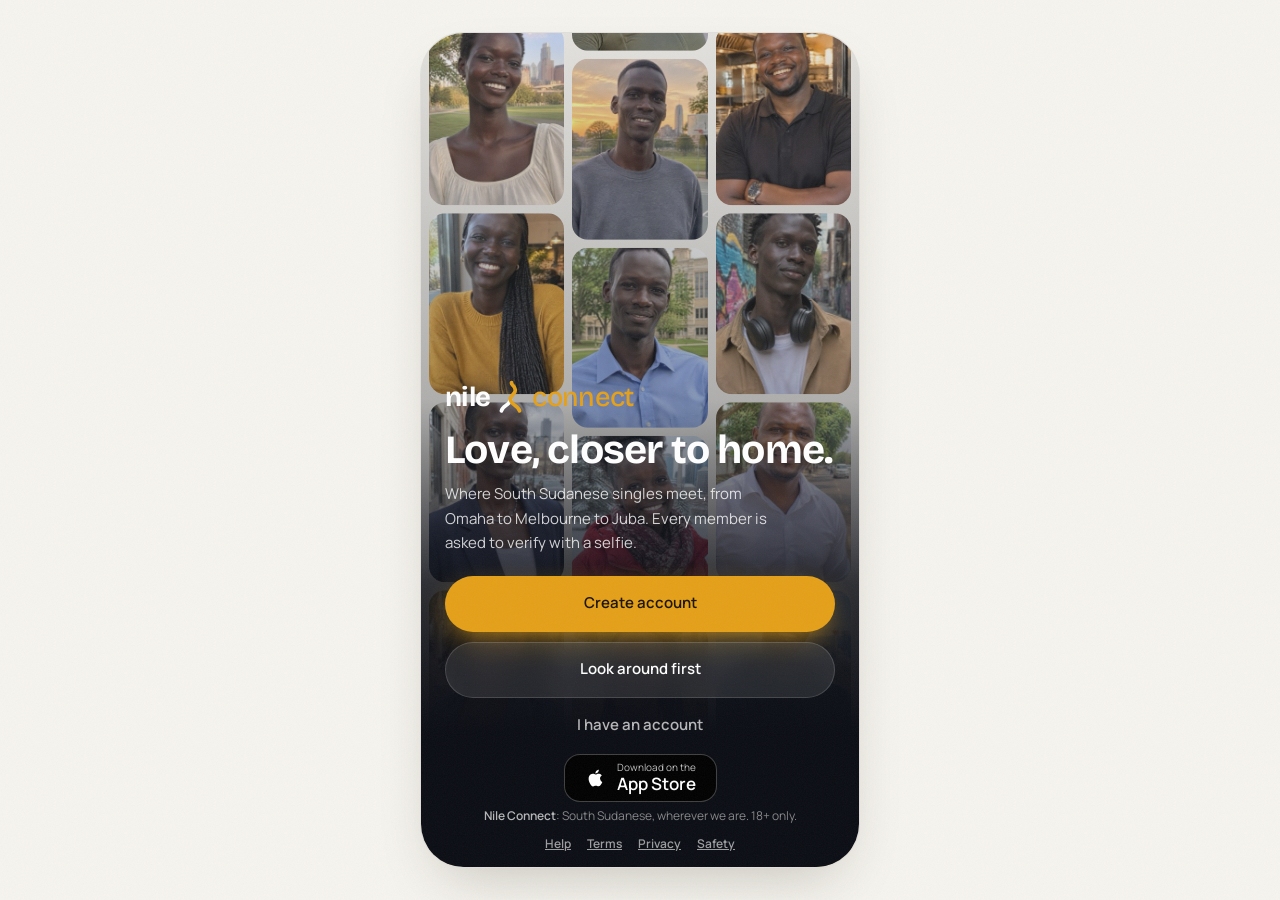
<file: index.html>
<!doctype html>
<html lang="en">
  <head>
    <meta charset="UTF-8" />
    <meta name="viewport" content="width=device-width, initial-scale=1.0, viewport-fit=cover" />
    <meta name="theme-color" content="#0B0D14" />
    <meta name="apple-mobile-web-app-capable" content="yes" />
    <meta name="apple-mobile-web-app-status-bar-style" content="black-translucent" />
    <meta name="description" content="Nile Connect: dating and marriage for South Sudanese people, wherever home is." />
    <link rel="icon" href="/icon.svg" type="image/svg+xml" />
    <link rel="manifest" href="/manifest.webmanifest" />
    <link rel="apple-touch-icon" href="/apple-touch-icon.png" />
    <link rel="canonical" href="https://nileconnect.app/" />
    <!-- What shows when the link is shared in WhatsApp, iMessage, Facebook and so on. -->
    <meta property="og:type" content="website" />
    <meta property="og:site_name" content="Nile Connect" />
    <meta property="og:title" content="Nile Connect: love, closer to home" />
    <meta property="og:description" content="Where South Sudanese singles meet, wherever we are. Real faces, and she sends the first message." />
    <meta property="og:url" content="https://nileconnect.app/" />
    <meta property="og:image" content="https://nileconnect.app/og.png" />
    <meta property="og:image:width" content="1200" />
    <meta property="og:image:height" content="630" />
    <meta name="twitter:card" content="summary_large_image" />
    <title>Nile Connect</title>
    <meta name="apple-itunes-app" content="app-id=6837509803" />
    <script type="module" crossorigin src="/assets/index-DOgFwGTf.js"></script>
    <link rel="modulepreload" crossorigin href="/assets/react-PF3oO1v-.js">
    <link rel="modulepreload" crossorigin href="/assets/motion-0V9wVk7g.js">
    <link rel="modulepreload" crossorigin href="/assets/supabase-HjnBQAiQ.js">
    <link rel="stylesheet" crossorigin href="/assets/index-DpYnxRjS.css">
  </head>
  <body>
    <!-- Shown for the moment before the app has loaded, so the screen is never blank. -->
    <div id="root"><div style="position:fixed;inset:0;display:grid;place-items:center;background:#0B0D14;color:#F5F1E8;font:700 34px/1 system-ui,-apple-system,sans-serif;letter-spacing:-0.02em">Nile Connect</div></div>
  </body>
</html>
</file>
